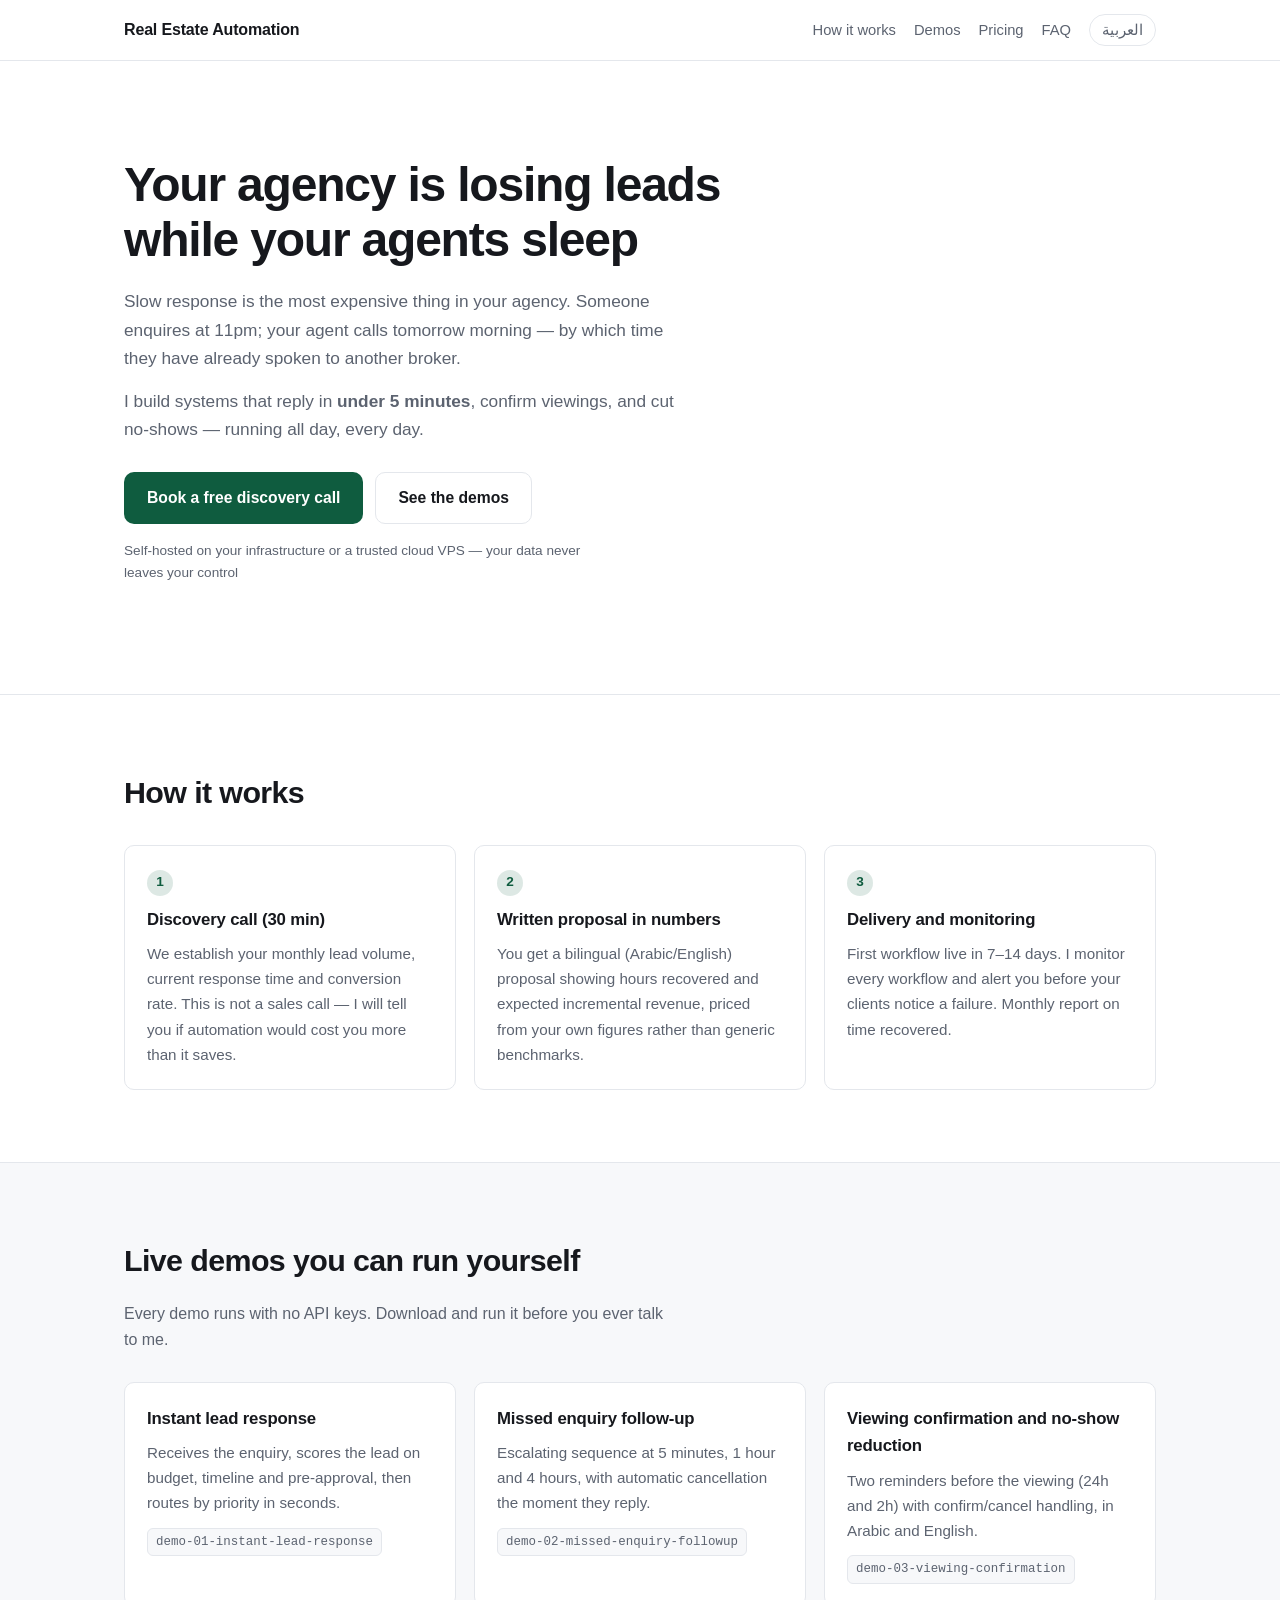
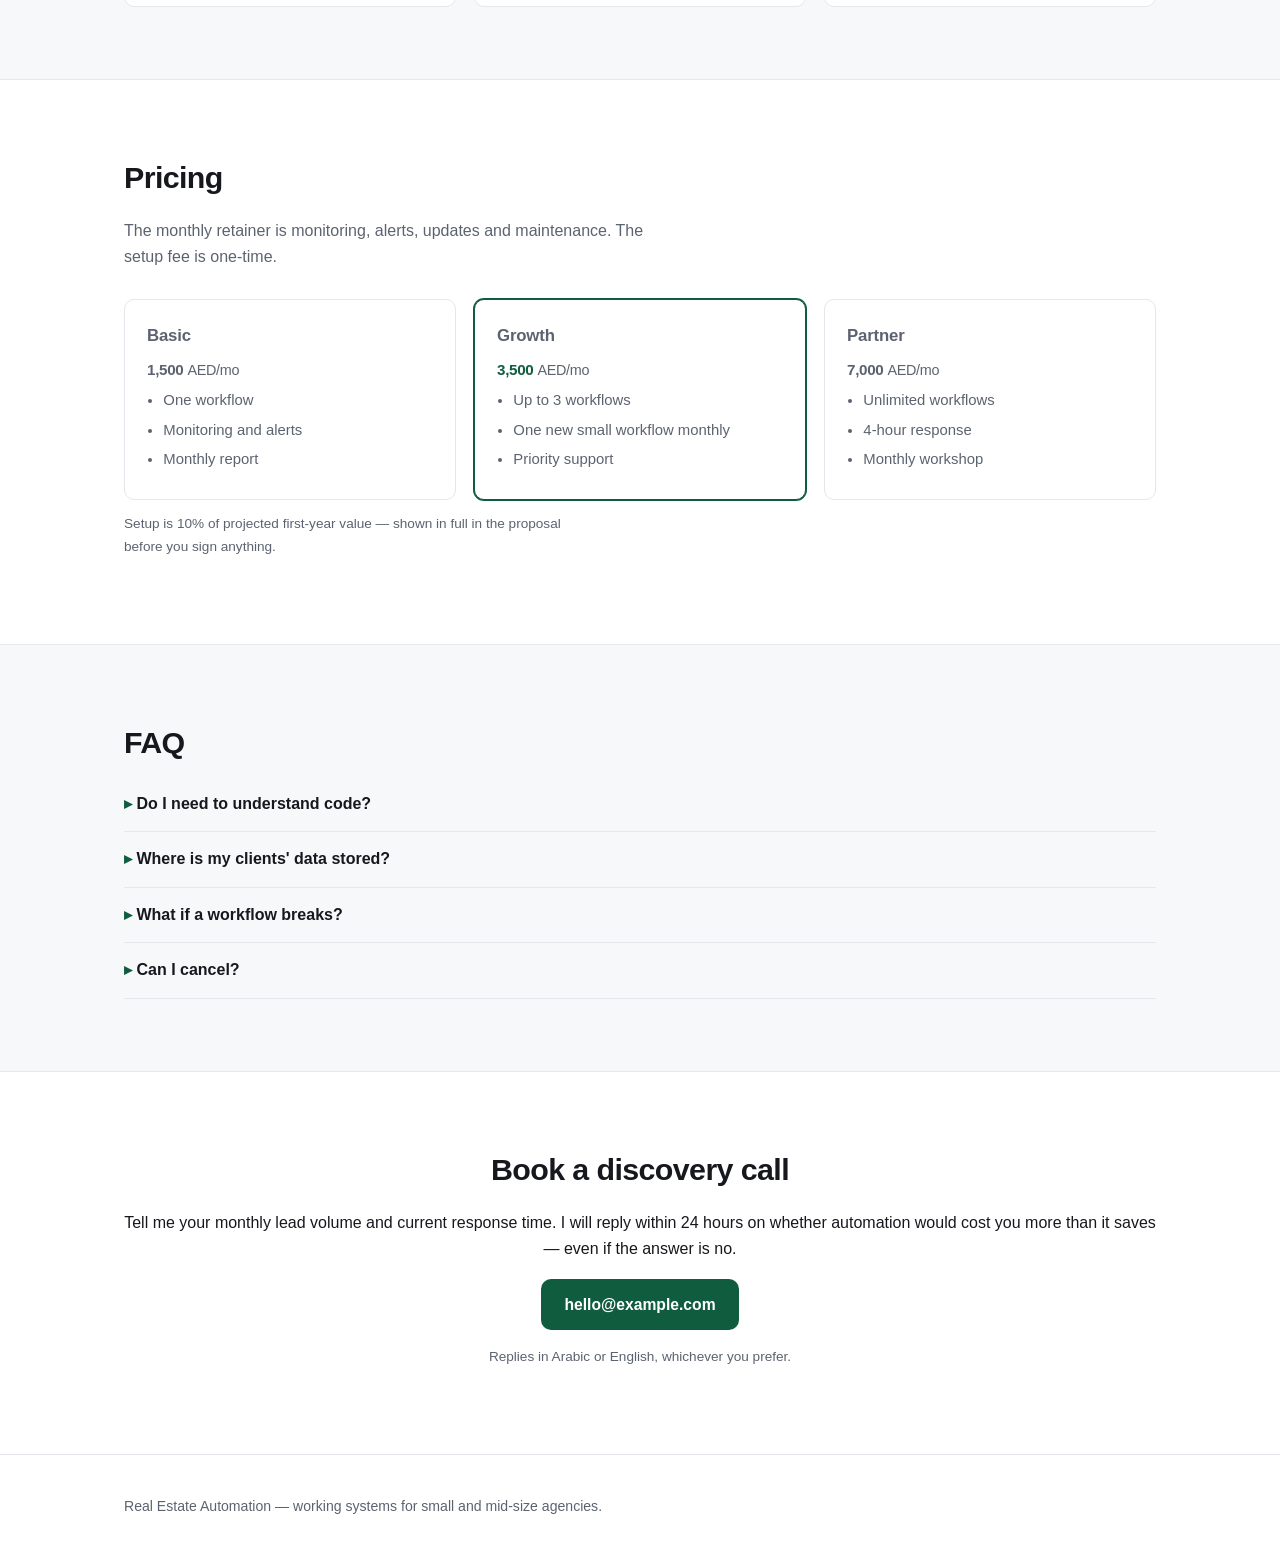
<file: docs/index.html>
<!doctype html>
<html lang="en" dir="ltr">
<head>
<meta charset="utf-8">
<meta name="viewport" content="width=device-width,initial-scale=1">
<title>Real Estate Agency Automation · أتمتة وكالات العقارات</title>
<meta name="description" content="Automation for real estate agencies — instant lead response, viewing confirmation, no-show reduction.">
<meta http-equiv="refresh" content="0; url=./en/">
<link rel="canonical" href="./en/">
<link rel="stylesheet" href="style.css">
<style>
  .pick { display: grid; gap: 16px; grid-template-columns: repeat(auto-fit, minmax(240px,1fr)); max-width: 640px; margin: 40px auto; }
  .pick a { display: block; padding: 26px 22px; border: 1px solid var(--line); border-radius: var(--radius); text-decoration: none; color: var(--fg); background: var(--bg); }
  .pick a:hover { border-color: var(--accent); }
  .pick strong { display: block; font-size: 1.15rem; margin-bottom: 4px; }
  .pick span { color: var(--muted); font-size: .9rem; }
</style>
</head>
<body>
<main>
  <div class="wrap" style="text-align:center;padding-block:64px 24px">
    <h1>Choose your language</h1>
    <p class="lede" style="margin-inline:auto">اختر لغتك</p>
  </div>
  <div class="wrap">
    <div class="pick">
      <a href="./ar/" hreflang="ar" lang="ar" dir="rtl">
        <strong lang="ar" dir="rtl">العربية</strong>
        <span lang="ar" dir="rtl">أتمتة وكالات العقارات</span>
      </a>
      <a href="./en/" hreflang="en" lang="en" dir="ltr">
        <strong>English</strong>
        <span>Real estate agency automation</span>
      </a>
    </div>
  </div>
</main>
</body>
</html>
</file>
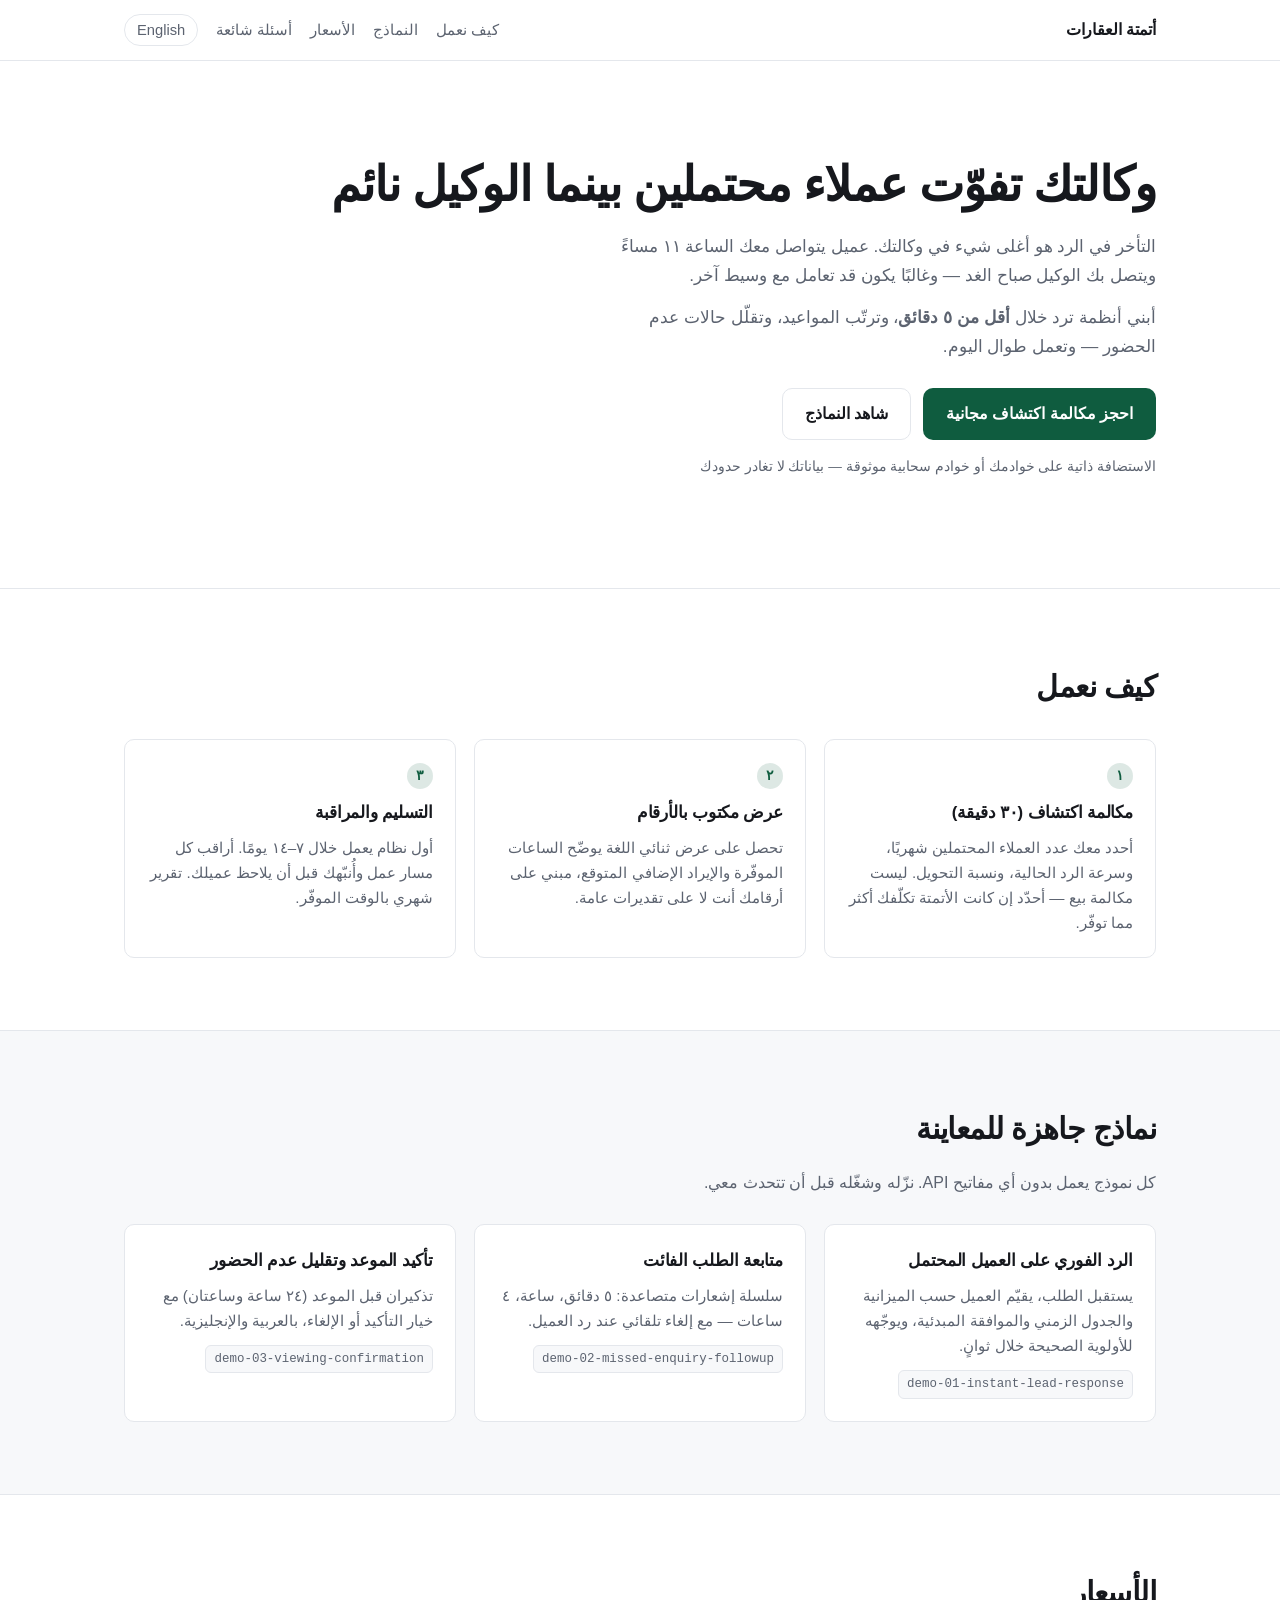
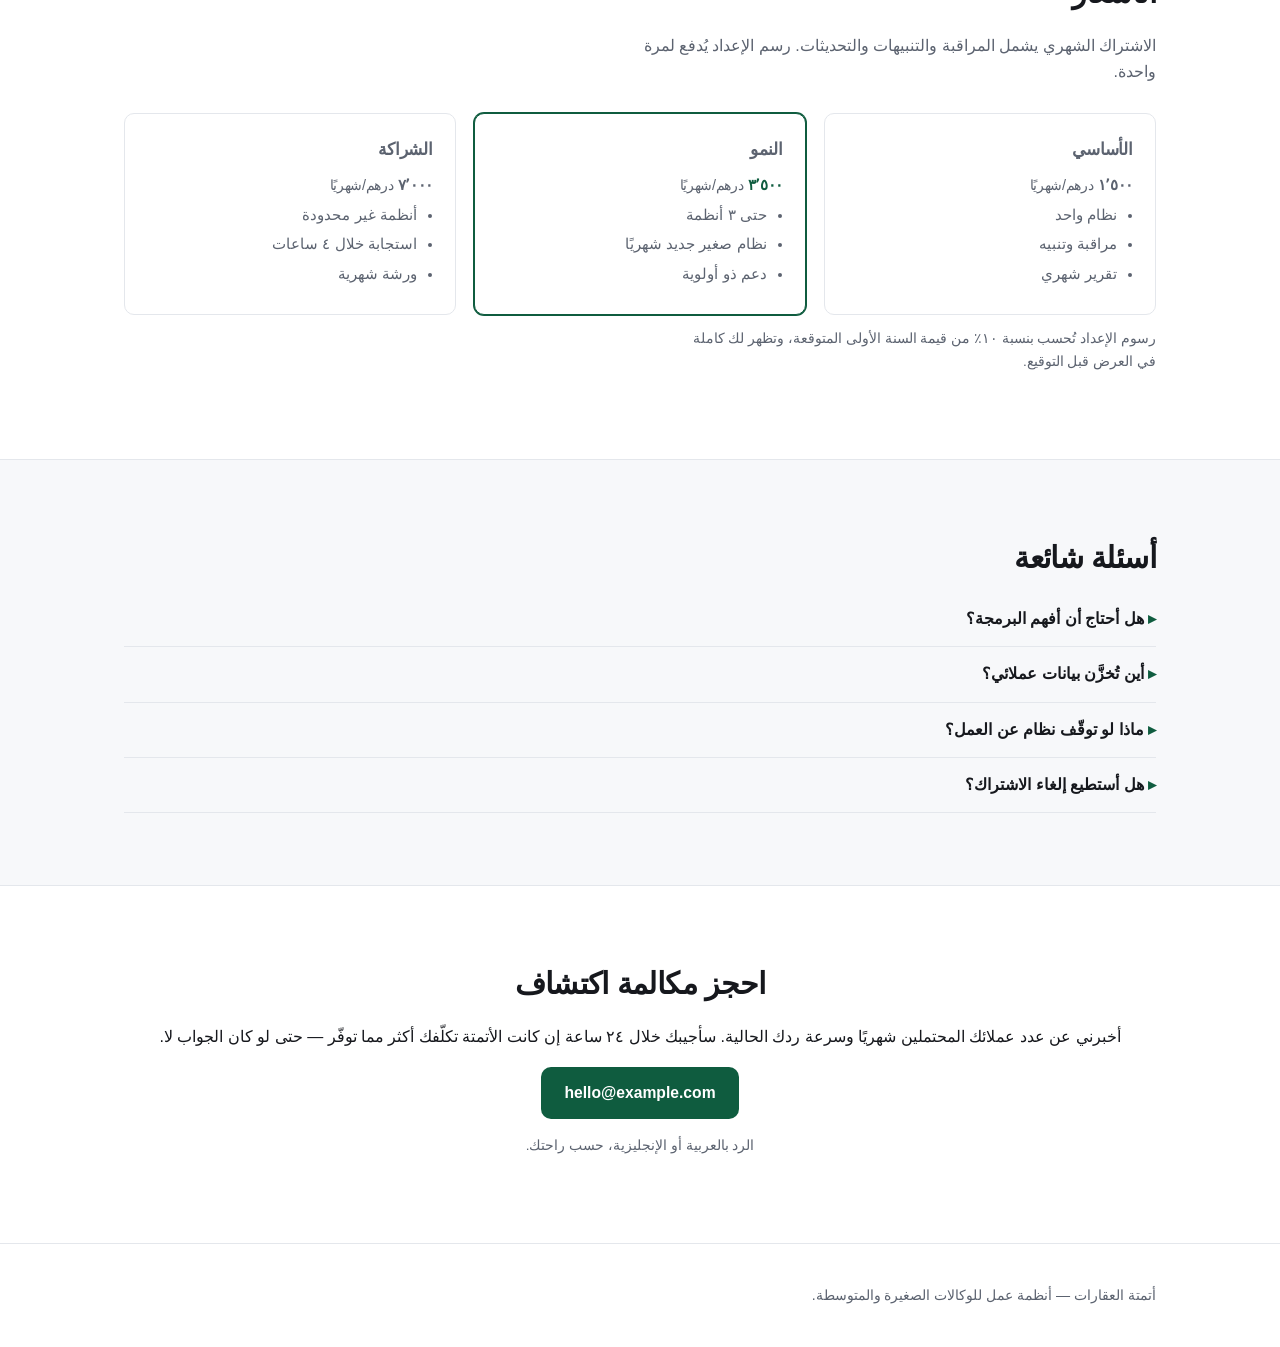
<file: docs/ar/index.html>
<!doctype html>
<html lang="ar" dir="rtl">
<head>
<meta charset="utf-8">
<meta name="viewport" content="width=device-width,initial-scale=1">
<title>أتمتة وكالات العقارات — استرجع وقتك Robbins</title>
<meta name="description" content="أتمتة متابعة العملاء المحتملين وعروض العقارات. أنظمة تعمل طوال اليوم: رد فوري، ترتيب مواعيد، وتقليل حالات عدم الحضور.">
<link rel="stylesheet" href="../style.css">
</head>
<body>
<header class="nav">
  <div class="wrap">
    <span class="brand">أتمتة العقارات</span>
    <nav>
      <a href="#how">كيف نعمل</a>
      <a href="#demos">النماذج</a>
      <a href="#pricing">الأسعار</a>
      <a href="#faq">أسئلة شائعة</a>
      <a href="../en/index.html" lang="en" dir="ltr" class="lang">English</a>
    </nav>
  </div>
</header>

<main>
<section class="hero">
  <div class="wrap">
    <h1>وكالتك تفوّت عملاء محتملين بينما الوكيل نائم</h1>
    <p class="lede">
      التأخر في الرد هو أغلى شيء في وكالتك. عميل يتواصل معك الساعة ١١ مساءً
      ويتصل بك الوكيل صباح الغد — وغالبًا يكون قد تعامل مع وسيط آخر.
    </p>
    <p class="lede">
      أبني أنظمة ترد خلال <strong>أقل من ٥ دقائق</strong>، وترتّب المواعيد،
      وتقلّل حالات عدم الحضور — وتعمل طوال اليوم.
    </p>
    <div class="cta">
      <a class="btn" href="#contact">احجز مكالمة اكتشاف مجانية</a>
      <a class="btn ghost" href="#demos">شاهد النماذج</a>
    </div>
    <p class="fine">الاستضافة ذاتية على خوادمك أو خوادم سحابية موثوقة — بياناتك لا تغادر حدودك</p>
  </div>
</section>

<section id="how" class="band">
  <div class="wrap">
    <h2>كيف نعمل</h2>
    <div class="grid-3">
      <div class="card">
        <span class="step">١</span>
        <h3>مكالمة اكتشاف (٣٠ دقيقة)</h3>
        <p>أحدد معك عدد العملاء المحتملين شهريًا، وسرعة الرد الحالية، ونسبة التحويل. ليست مكالمة بيع — أحدّد إن كانت الأتمتة تكلّفك أكثر مما توفّر.</p>
      </div>
      <div class="card">
        <span class="step">٢</span>
        <h3>عرض مكتوب بالأرقام</h3>
        <p>تحصل على عرض ثنائي اللغة يوضّح الساعات الموفّرة والإيراد الإضافي المتوقع، مبني على أرقامك أنت لا على تقديرات عامة.</p>
      </div>
      <div class="card">
        <span class="step">٣</span>
        <h3>التسليم والمراقبة</h3>
        <p>أول نظام يعمل خلال ٧–١٤ يومًا. أراقب كل مسار عمل وأُنبّهك قبل أن يلاحظ عميلك. تقرير شهري بالوقت الموفّر.</p>
      </div>
    </div>
  </div>
</section>

<section id="demos" class="band alt">
  <div class="wrap">
    <h2>نماذج جاهزة للمعاينة</h2>
    <p class="sub">كل نموذج يعمل بدون أي مفاتيح API. نزّله وشغّله قبل أن تتحدث معي.</p>
    <div class="grid-3">
      <div class="card">
        <h3>الرد الفوري على العميل المحتمل</h3>
        <p>يستقبل الطلب، يقيّم العميل حسب الميزانية والجدول الزمني والموافقة المبدئية، ويوجّهه للأولوية الصحيحة خلال ثوانٍ.</p>
        <code>demo-01-instant-lead-response</code>
      </div>
      <div class="card">
        <h3>متابعة الطلب الفائت</h3>
        <p>سلسلة إشعارات متصاعدة: ٥ دقائق، ساعة، ٤ ساعات — مع إلغاء تلقائي عند رد العميل.</p>
        <code>demo-02-missed-enquiry-followup</code>
      </div>
      <div class="card">
        <h3>تأكيد الموعد وتقليل عدم الحضور</h3>
        <p>تذكيران قبل الموعد (٢٤ ساعة وساعتان) مع خيار التأكيد أو الإلغاء، بالعربية والإنجليزية.</p>
        <code>demo-03-viewing-confirmation</code>
      </div>
    </div>
  </div>
</section>

<section id="pricing" class="band">
  <div class="wrap">
    <h2>الأسعار</h2>
    <p class="sub">الاشتراك الشهري يشمل المراقبة والتنبيهات والتحديثات. رسم الإعداد يُدفع لمرة واحدة.</p>
    <div class="grid-3">
      <div class="card price">
        <h3>الأساسي</h3>
        <p class="amount">١٬٥٠٠ <span>درهم/شهريًا</span></p>
        <ul>
          <li>نظام واحد</li>
          <li>مراقبة وتنبيه</li>
          <li>تقرير شهري</li>
        </ul>
      </div>
      <div class="card price featured">
        <h3>النمو</h3>
        <p class="amount">٣٬٥٠٠ <span>درهم/شهريًا</span></p>
        <ul>
          <li>حتى ٣ أنظمة</li>
          <li>نظام صغير جديد شهريًا</li>
          <li>دعم ذو أولوية</li>
        </ul>
      </div>
      <div class="card price">
        <h3>الشراكة</h3>
        <p class="amount">٧٬٠٠٠ <span>درهم/شهريًا</span></p>
        <ul>
          <li>أنظمة غير محدودة</li>
          <li>استجابة خلال ٤ ساعات</li>
          <li>ورشة شهرية</li>
        </ul>
      </div>
    </div>
    <p class="fine">رسوم الإعداد تُحسب بنسبة ١٠٪ من قيمة السنة الأولى المتوقعة، وتظهر لك كاملة في العرض قبل التوقيع.</p>
  </div>
</section>

<section id="faq" class="band alt">
  <div class="wrap">
    <h2>أسئلة شائعة</h2>
    <details>
      <summary>هل أحتاج أن أفهم البرمجة؟</summary>
      <p>لا. تحتاج فقط أن تشرح لي كيف يعمل عملاؤك الآن. أبني وأشغّل وأراقب.</p>
    </details>
    <details>
      <summary>أين تُخزَّن بيانات عملائي؟</summary>
      <p>على خادم مُدار لك، أو على خادمك أنت. لا أبيع بياناتك ولا أشاركها.</p>
    </details>
    <details>
      <summary>ماذا لو توقّف نظام عن العمل؟</summary>
      <p>أراقب كل شيء وأُنبّهك فورًا. العطل لا يمر دون علمي، وهذا جزء من سبب بقاء العملاء.</p>
    </details>
    <details>
      <summary>هل أستطيع إلغاء الاشتراك؟</summary>
      <p>نعم، بشكل شهري. لكن الأنظمة التي تحلّ مشكلة تحدث يوميًا هي أقل ما يلغيه العميل. سأقول لك ذلك صراحةً إن لم تكن حالتك كذلك.</p>
    </details>
  </div>
</section>

<section id="contact" class="band contact">
  <div class="wrap">
    <h2>احجز مكالمة اكتشاف</h2>
    <p>أخبرني عن عدد عملائك المحتملين شهريًا وسرعة ردك الحالية. سأجيبك خلال ٢٤ ساعة إن كانت الأتمتة تكلّفك أكثر مما توفّر — حتى لو كان الجواب لا.</p>
    <p><a class="btn" href="mailto:hello@example.com?subject=%D9%85%D9%83%D8%A7%D9%84%D9%85%D8%A9%20%D8%A7%D9%83%D8%AA%D8%B4%D8%A7%D9%81">hello@example.com</a></p>
    <p class="fine">الرد بالعربية أو الإنجليزية، حسب راحتك.</p>
  </div>
</section>
</main>

<footer>
  <div class="wrap">
    <p>أتمتة العقارات — أنظمة عمل للوكالات الصغيرة والمتوسطة.</p>
  </div>
</footer>
</body>
</html>
</file>
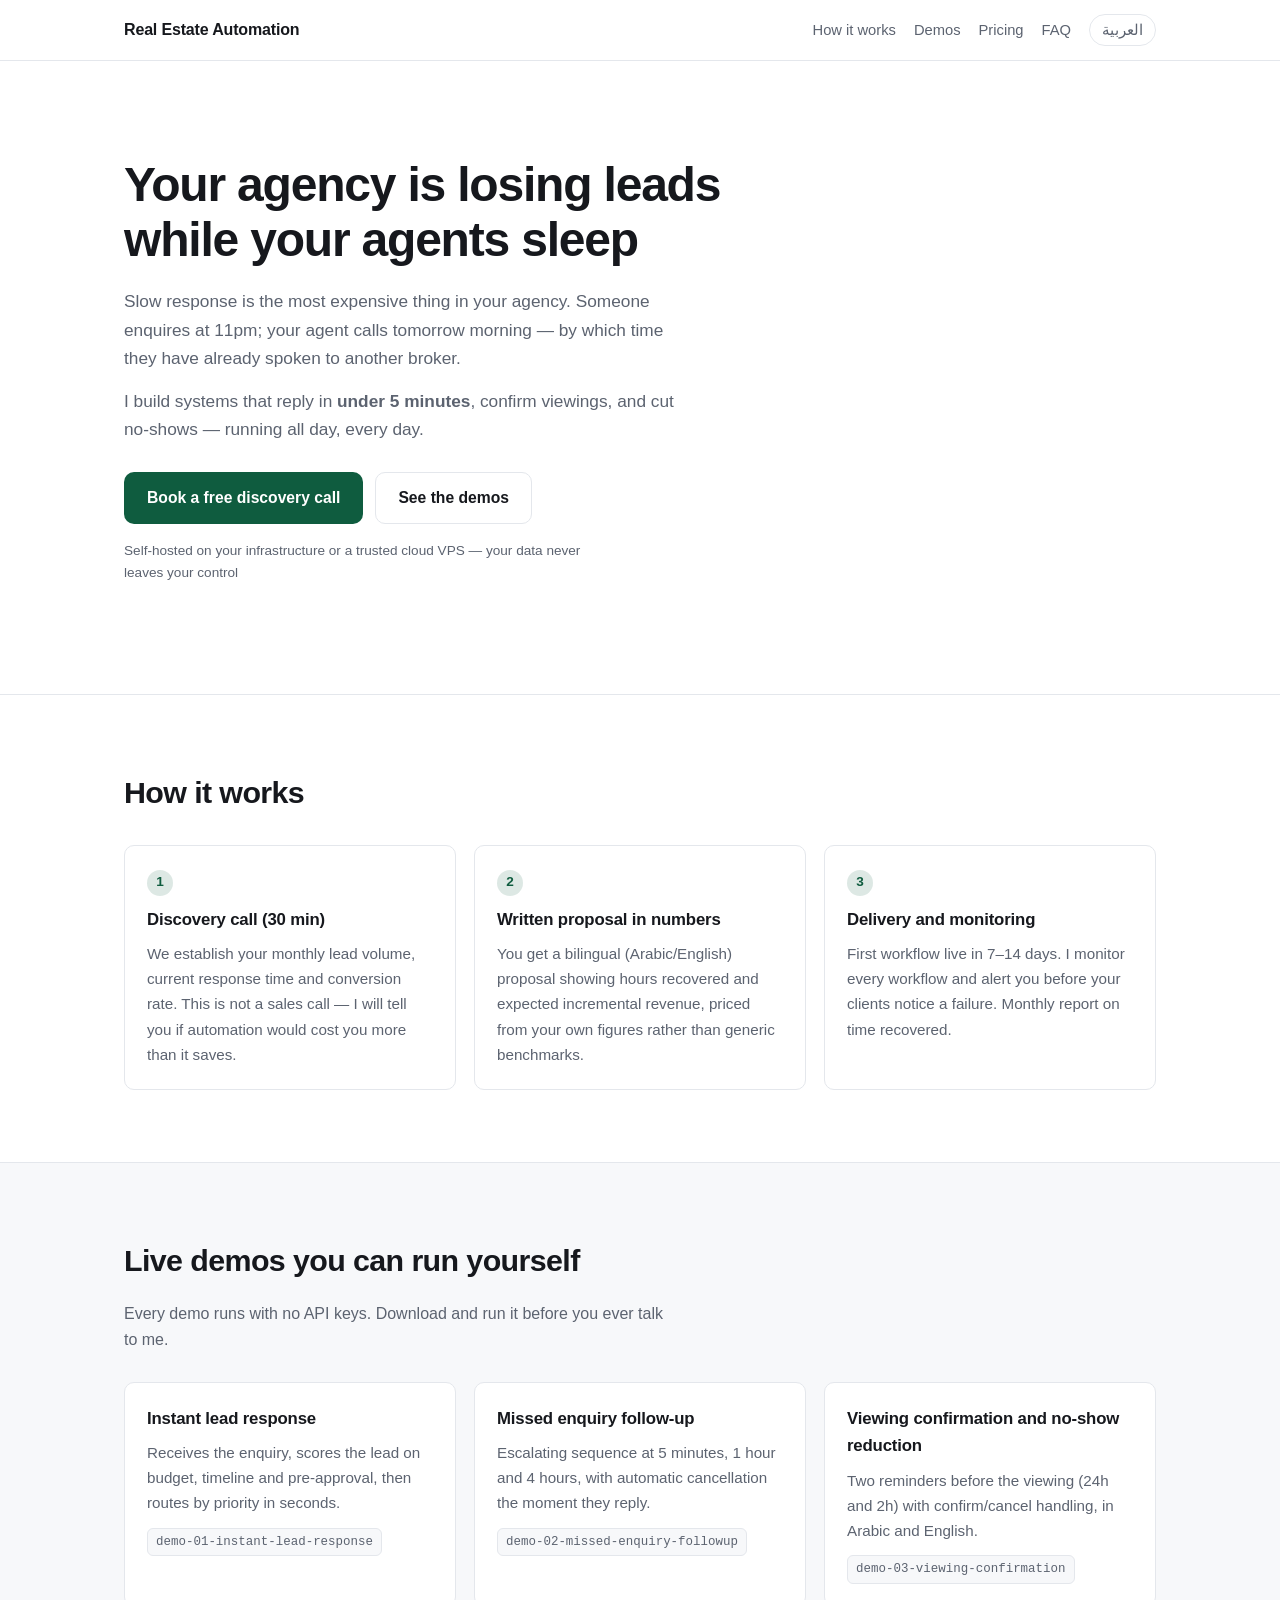
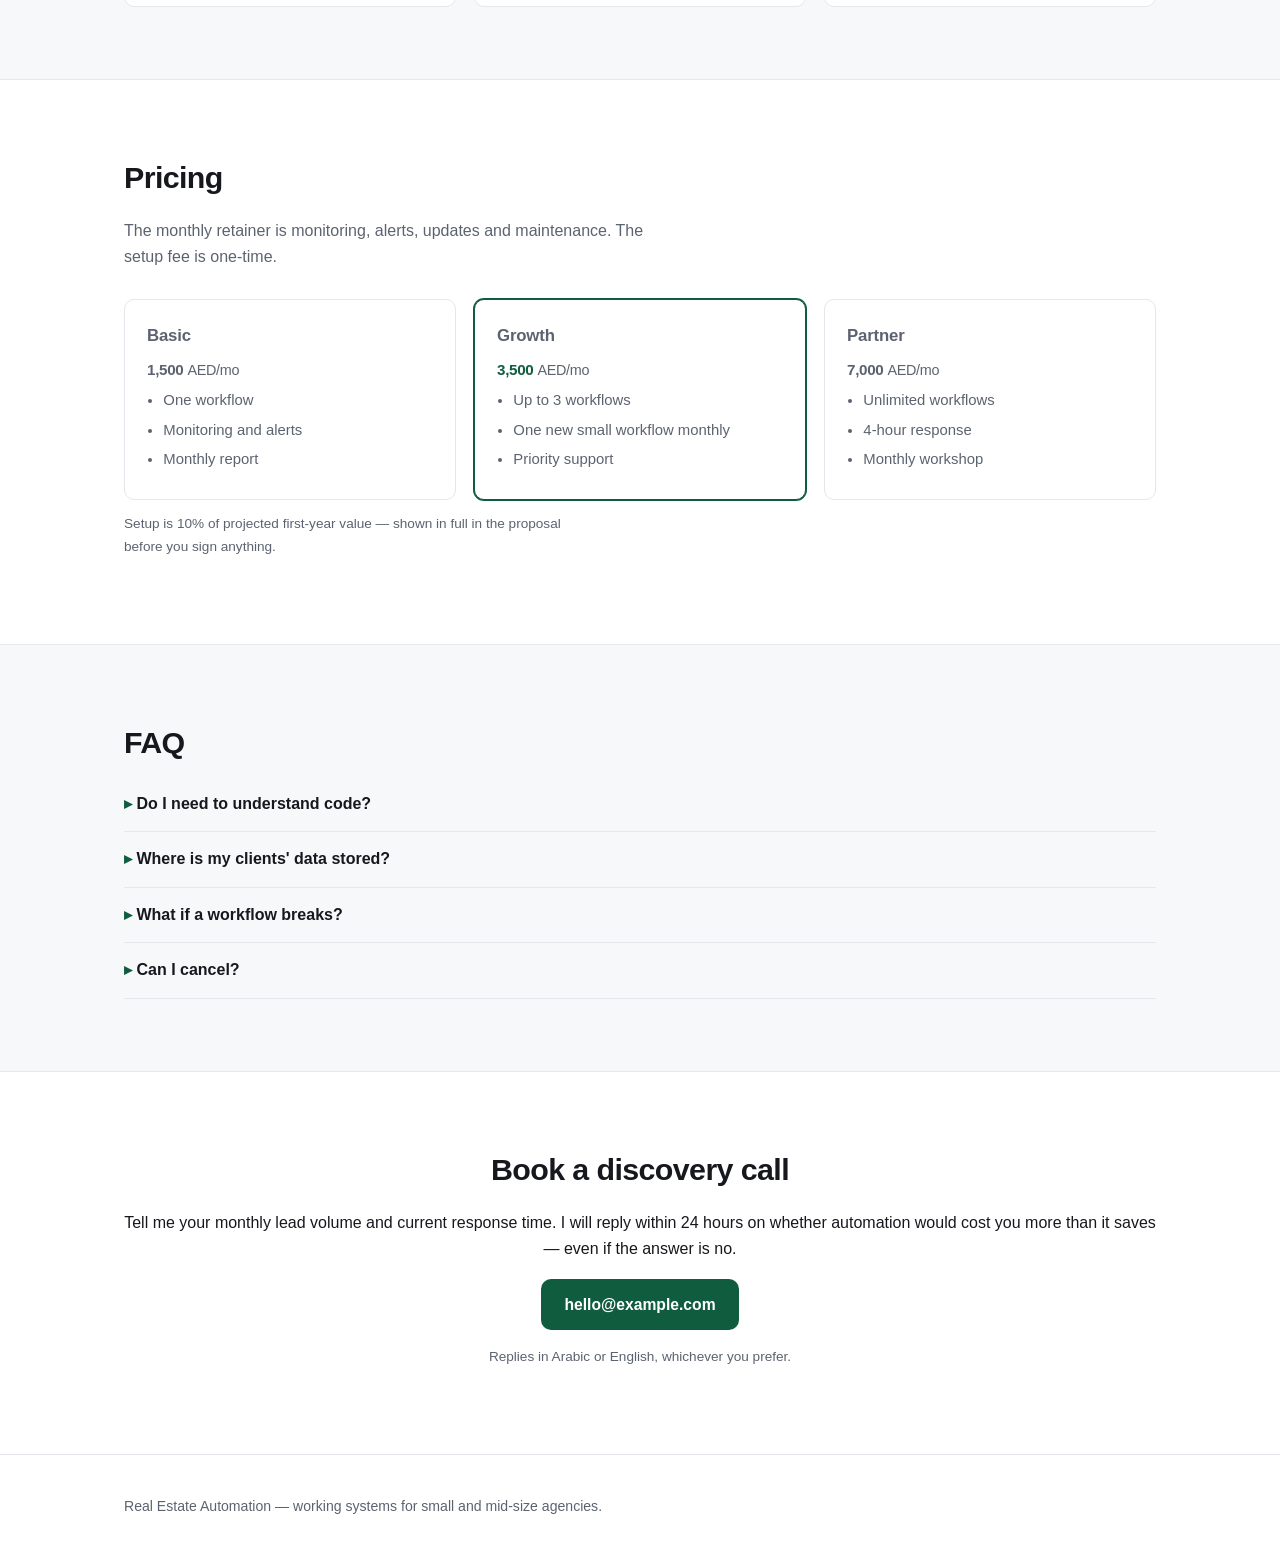
<file: docs/en/index.html>
<!doctype html>
<html lang="en" dir="ltr">
<head>
<meta charset="utf-8">
<meta name="viewport" content="width=device-width,initial-scale=1">
<title>Real Estate Agency Automation — Get Your Time Back</title>
<meta name="description" content="Automated lead follow-up, viewing scheduling and no-show reduction for real estate agencies. Replies in under 5 minutes, around the clock.">
<link rel="stylesheet" href="../style.css">
</head>
<body>
<header class="nav">
  <div class="wrap">
    <span class="brand">Real Estate Automation</span>
    <nav>
      <a href="#how">How it works</a>
      <a href="#demos">Demos</a>
      <a href="#pricing">Pricing</a>
      <a href="#faq">FAQ</a>
      <a href="../ar/index.html" lang="ar" dir="rtl" class="lang">العربية</a>
    </nav>
  </div>
</header>

<main>
<section class="hero">
  <div class="wrap">
    <h1>Your agency is losing leads<br>while your agents sleep</h1>
    <p class="lede">
      Slow response is the most expensive thing in your agency. Someone enquires at
      11pm; your agent calls tomorrow morning — by which time they have already
      spoken to another broker.
    </p>
    <p class="lede">
      I build systems that reply in <strong>under 5 minutes</strong>, confirm
      viewings, and cut no-shows — running all day, every day.
    </p>
    <div class="cta">
      <a class="btn" href="#contact">Book a free discovery call</a>
      <a class="btn ghost" href="#demos">See the demos</a>
    </div>
    <p class="fine">Self-hosted on your infrastructure or a trusted cloud VPS — your data never leaves your control</p>
  </div>
</section>

<section id="how" class="band">
  <div class="wrap">
    <h2>How it works</h2>
    <div class="grid-3">
      <div class="card">
        <span class="step">1</span>
        <h3>Discovery call (30 min)</h3>
        <p>We establish your monthly lead volume, current response time and conversion rate. This is not a sales call — I will tell you if automation would cost you more than it saves.</p>
      </div>
      <div class="card">
        <span class="step">2</span>
        <h3>Written proposal in numbers</h3>
        <p>You get a bilingual (Arabic/English) proposal showing hours recovered and expected incremental revenue, priced from your own figures rather than generic benchmarks.</p>
      </div>
      <div class="card">
        <span class="step">3</span>
        <h3>Delivery and monitoring</h3>
        <p>First workflow live in 7–14 days. I monitor every workflow and alert you before your clients notice a failure. Monthly report on time recovered.</p>
      </div>
    </div>
  </div>
</section>

<section id="demos" class="band alt">
  <div class="wrap">
    <h2>Live demos you can run yourself</h2>
    <p class="sub">Every demo runs with no API keys. Download and run it before you ever talk to me.</p>
    <div class="grid-3">
      <div class="card">
        <h3>Instant lead response</h3>
        <p>Receives the enquiry, scores the lead on budget, timeline and pre-approval, then routes by priority in seconds.</p>
        <code>demo-01-instant-lead-response</code>
      </div>
      <div class="card">
        <h3>Missed enquiry follow-up</h3>
        <p>Escalating sequence at 5 minutes, 1 hour and 4 hours, with automatic cancellation the moment they reply.</p>
        <code>demo-02-missed-enquiry-followup</code>
      </div>
      <div class="card">
        <h3>Viewing confirmation and no-show reduction</h3>
        <p>Two reminders before the viewing (24h and 2h) with confirm/cancel handling, in Arabic and English.</p>
        <code>demo-03-viewing-confirmation</code>
      </div>
    </div>
  </div>
</section>

<section id="pricing" class="band">
  <div class="wrap">
    <h2>Pricing</h2>
    <p class="sub">The monthly retainer is monitoring, alerts, updates and maintenance. The setup fee is one-time.</p>
    <div class="grid-3">
      <div class="card price">
        <h3>Basic</h3>
        <p class="amount">1,500 <span>AED/mo</span></p>
        <ul>
          <li>One workflow</li>
          <li>Monitoring and alerts</li>
          <li>Monthly report</li>
        </ul>
      </div>
      <div class="card price featured">
        <h3>Growth</h3>
        <p class="amount">3,500 <span>AED/mo</span></p>
        <ul>
          <li>Up to 3 workflows</li>
          <li>One new small workflow monthly</li>
          <li>Priority support</li>
        </ul>
      </div>
      <div class="card price">
        <h3>Partner</h3>
        <p class="amount">7,000 <span>AED/mo</span></p>
        <ul>
          <li>Unlimited workflows</li>
          <li>4-hour response</li>
          <li>Monthly workshop</li>
        </ul>
      </div>
    </div>
    <p class="fine">Setup is 10% of projected first-year value — shown in full in the proposal before you sign anything.</p>
  </div>
</section>

<section id="faq" class="band alt">
  <div class="wrap">
    <h2>FAQ</h2>
    <details>
      <summary>Do I need to understand code?</summary>
      <p>No. You need to describe how your business works today. I build, run and monitor.</p>
    </details>
    <details>
      <summary>Where is my clients' data stored?</summary>
      <p>On a managed server for you, or on your own. I do not sell or share your data.</p>
    </details>
    <details>
      <summary>What if a workflow breaks?</summary>
      <p>I monitor everything and alert you immediately. A failure does not reach your client without my knowing — that is part of why clients stay.</p>
    </details>
    <details>
      <summary>Can I cancel?</summary>
      <p>Yes, monthly. But systems that solve a daily problem are among the last things a client cancels. I will tell you plainly if that is not your situation.</p>
    </details>
  </div>
</section>

<section id="contact" class="band contact">
  <div class="wrap">
    <h2>Book a discovery call</h2>
    <p>Tell me your monthly lead volume and current response time. I will reply within 24 hours on whether automation would cost you more than it saves — even if the answer is no.</p>
    <p><a class="btn" href="mailto:hello@example.com?subject=Discovery%20call%20—%20real%20estate%20automation">hello@example.com</a></p>
    <p class="fine">Replies in Arabic or English, whichever you prefer.</p>
  </div>
</section>
</main>

<footer>
  <div class="wrap">
    <p>Real Estate Automation — working systems for small and mid-size agencies.</p>
  </div>
</footer>
</body>
</html>
</file>
<file: docs/style.css>
/* Shared by both language versions. Uses logical properties so RTL and LTR
   mirror correctly from one stylesheet instead of two drifting copies. */

:root {
  --fg: #16181d;
  --muted: #5c6370;
  --line: #e4e7ec;
  --bg: #ffffff;
  --alt-bg: #f7f8fa;
  --accent: #0f5c3f;
  --accent-ink: #ffffff;
  --radius: 10px;
  --maxw: 1080px;
}

@media (prefers-color-scheme: dark) {
  :root {
    --fg: #e8eaed; --muted: #9aa2ae; --line: #2a2e36;
    --bg: #14161a; --alt-bg: #1b1e24; --accent: #2ea36b; --accent-ink: #08130d;
  }
}

* { box-sizing: border-box; }

body {
  margin: 0;
  background: var(--bg);
  color: var(--fg);
  font: 16px/1.65 -apple-system, BlinkMacSystemFont, "Segoe UI", Roboto,
        "Noto Naskh Arabic", "Segoe UI Arabic", Tahoma, sans-serif;
  -webkit-font-smoothing: antialiased;
}

.wrap { max-width: var(--maxw); margin-inline: auto; padding-inline: 24px; }

/* Nav ------------------------------------------------------------------ */
.nav {
  position: sticky; top: 0; z-index: 10;
  background: color-mix(in srgb, var(--bg) 88%, transparent);
  backdrop-filter: blur(8px);
  border-block-end: 1px solid var(--line);
}
.nav .wrap { display: flex; align-items: center; justify-content: space-between; gap: 16px; min-height: 60px; flex-wrap: wrap; }
.brand { font-weight: 650; letter-spacing: -0.01em; }
.nav nav { display: flex; gap: 18px; align-items: center; flex-wrap: wrap; }
.nav a { color: var(--muted); text-decoration: none; font-size: 0.92rem; }
.nav a:hover { color: var(--fg); }
.nav .lang { border: 1px solid var(--line); border-radius: 999px; padding: 3px 12px; }
.nav .lang:hover { border-color: var(--accent); color: var(--accent); }

/* Hero ----------------------------------------------------------------- */
.hero { padding-block: clamp(48px, 8vw, 96px); }
h1 {
  font-size: clamp(1.9rem, 5vw, 3rem);
  line-height: 1.15; letter-spacing: -0.025em;
  margin: 0 0 20px; text-wrap: balance;
}
.lede { font-size: 1.08rem; color: var(--muted); max-width: 58ch; margin: 0 0 14px; }
.cta { display: flex; gap: 12px; flex-wrap: wrap; margin-block: 28px 16px; }

.btn {
  display: inline-block;
  background: var(--accent); color: var(--accent-ink);
  padding: 12px 22px; border-radius: var(--radius);
  text-decoration: none; font-weight: 600; font-size: 0.98rem;
  border: 1px solid transparent;
}
.btn:hover { filter: brightness(1.08); }
.btn.ghost { background: transparent; color: var(--fg); border-color: var(--line); }
.btn.ghost:hover { border-color: var(--accent); color: var(--accent); }

.fine { font-size: 0.85rem; color: var(--muted); max-width: 62ch; }
.sub { color: var(--muted); max-width: 62ch; }

/* Bands ---------------------------------------------------------------- */
.band { padding-block: clamp(40px, 6vw, 72px); border-block-start: 1px solid var(--line); }
.band.alt { background: var(--alt-bg); }
.band h2 { font-size: clamp(1.4rem, 3vw, 1.9rem); letter-spacing: -0.02em; margin: 0 0 10px; }

.grid-3 { display: grid; gap: 18px; grid-template-columns: repeat(auto-fit, minmax(260px, 1fr)); margin-block-start: 28px; }

.card {
  background: var(--bg);
  border: 1px solid var(--line);
  border-radius: var(--radius);
  padding: 22px;
}
.band.alt .card { background: var(--bg); }
.card h3 { margin: 0 0 8px; font-size: 1.05rem; letter-spacing: -0.01em; }
.card p { margin: 0; color: var(--muted); font-size: 0.95rem; }

.step {
  display: inline-grid; place-items: center;
  inline-size: 26px; block-size: 26px; border-radius: 999px;
  background: color-mix(in srgb, var(--accent) 14%, transparent);
  color: var(--accent); font-weight: 700; font-size: 0.85rem;
  margin-block-end: 10px;
}

code {
  display: inline-block; margin-block-start: 12px;
  font-size: 0.78rem; color: var(--muted);
  background: var(--alt-bg); border: 1px solid var(--line);
  padding: 3px 8px; border-radius: 6px;
  /* Workflow names are LTR even inside an RTL page. */
  direction: ltr; unicode-bidi: embed;
}

/* Pricing -------------------------------------------------------------- */
.price h3 { color: var(--muted); font-weight: 600; }
.amount { font-size: 1.9rem; font-weight: 700; letter-spacing: -0.02em; margin-block: 6px 14px; }
.amount span { font-size: 0.9rem; font-weight: 400; color: var(--muted); }
.price ul { margin: 0; padding-inline-start: 1.1em; color: var(--muted); font-size: 0.93rem; }
.price li { margin-block: 5px; }
.featured { border-color: var(--accent); box-shadow: 0 0 0 1px var(--accent); }
.featured .amount { color: var(--accent); }

/* FAQ ------------------------------------------------------------------ */
details {
  border-block-end: 1px solid var(--line);
  padding-block: 14px;
}
summary { cursor: pointer; font-weight: 600; list-style: none; }
summary::-webkit-details-marker { display: none; }
summary::before { content: "▸ "; color: var(--accent); }
details[open] summary::before { content: "▾ "; }
details p { margin: 10px 0 0; color: var(--muted); max-width: 66ch; }

/* Contact / footer ----------------------------------------------------- */
.contact { text-align: center; }
.contact .lede, .contact p { margin-inline: auto; }
footer { border-block-start: 1px solid var(--line); padding-block: 26px; color: var(--muted); font-size: 0.88rem; }

@media (prefers-reduced-motion: reduce) {
  * { animation: none !important; transition: none !important; }
}
</file>
